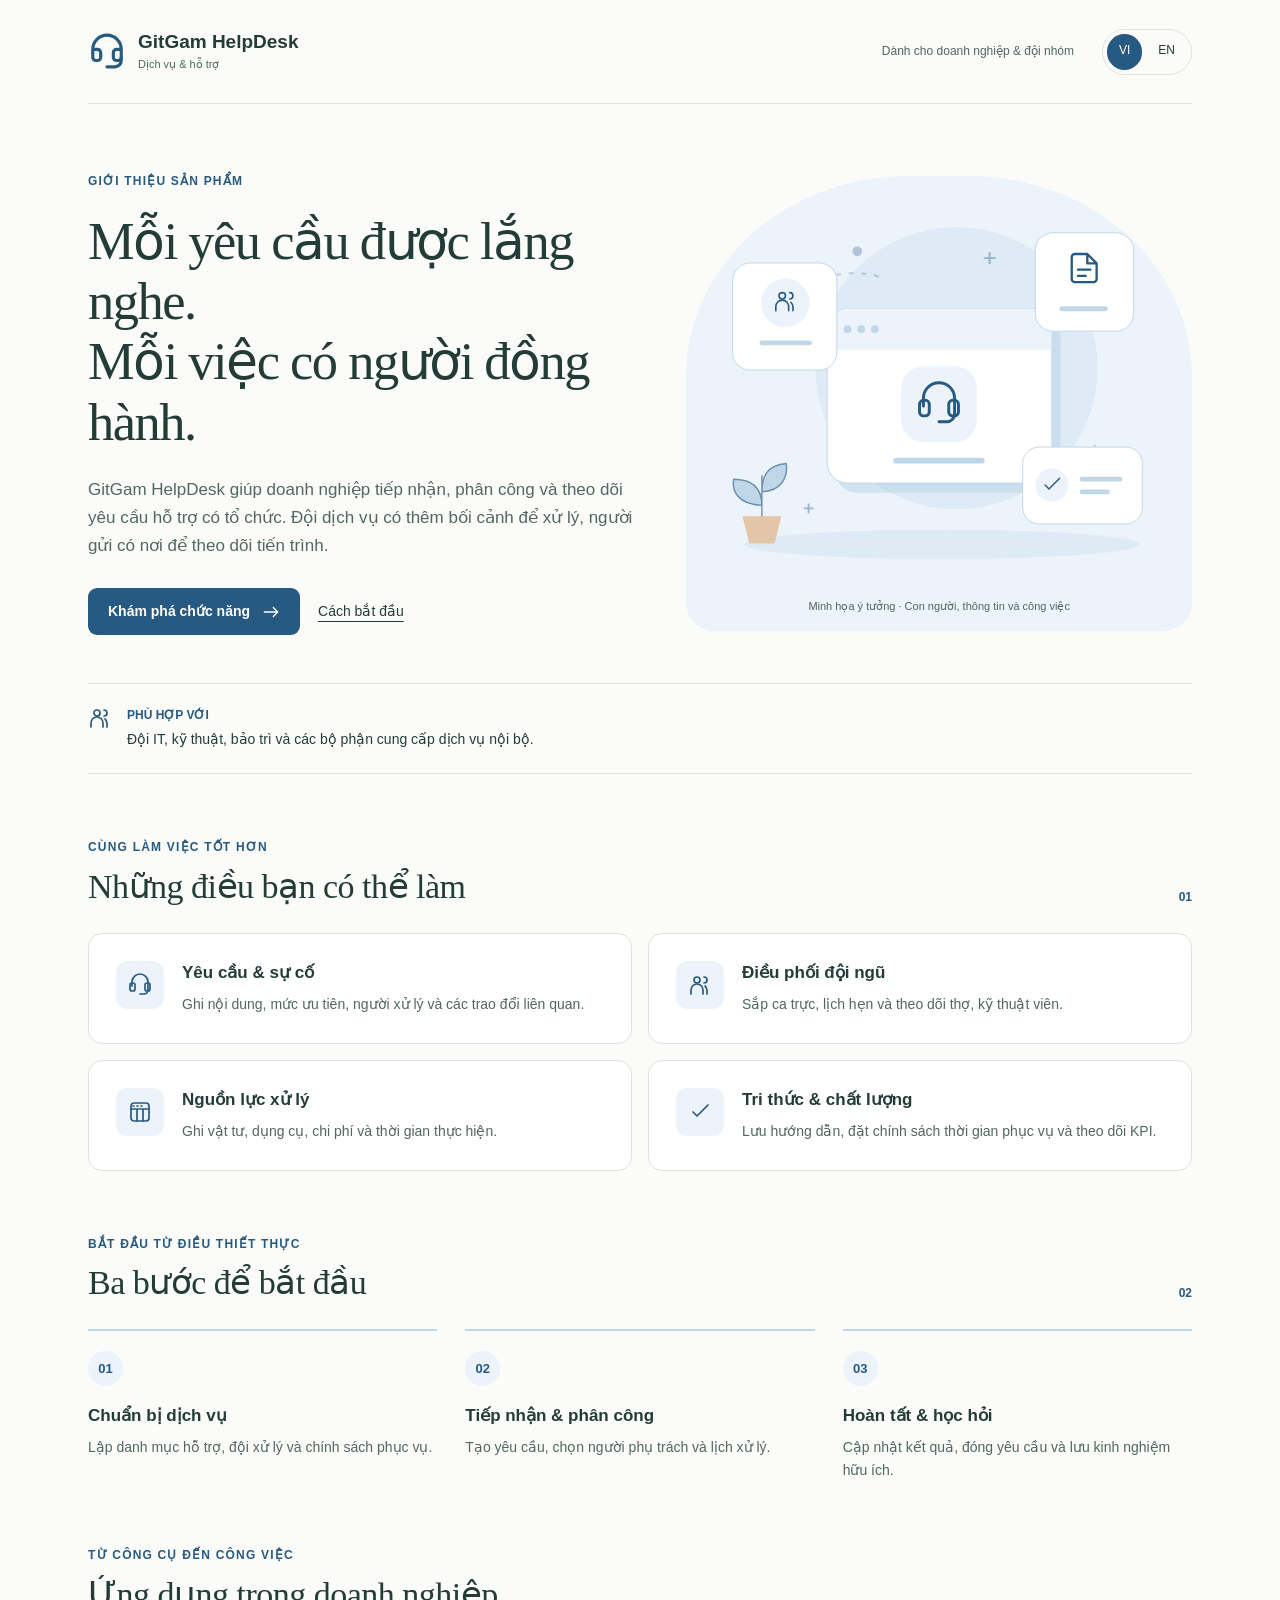
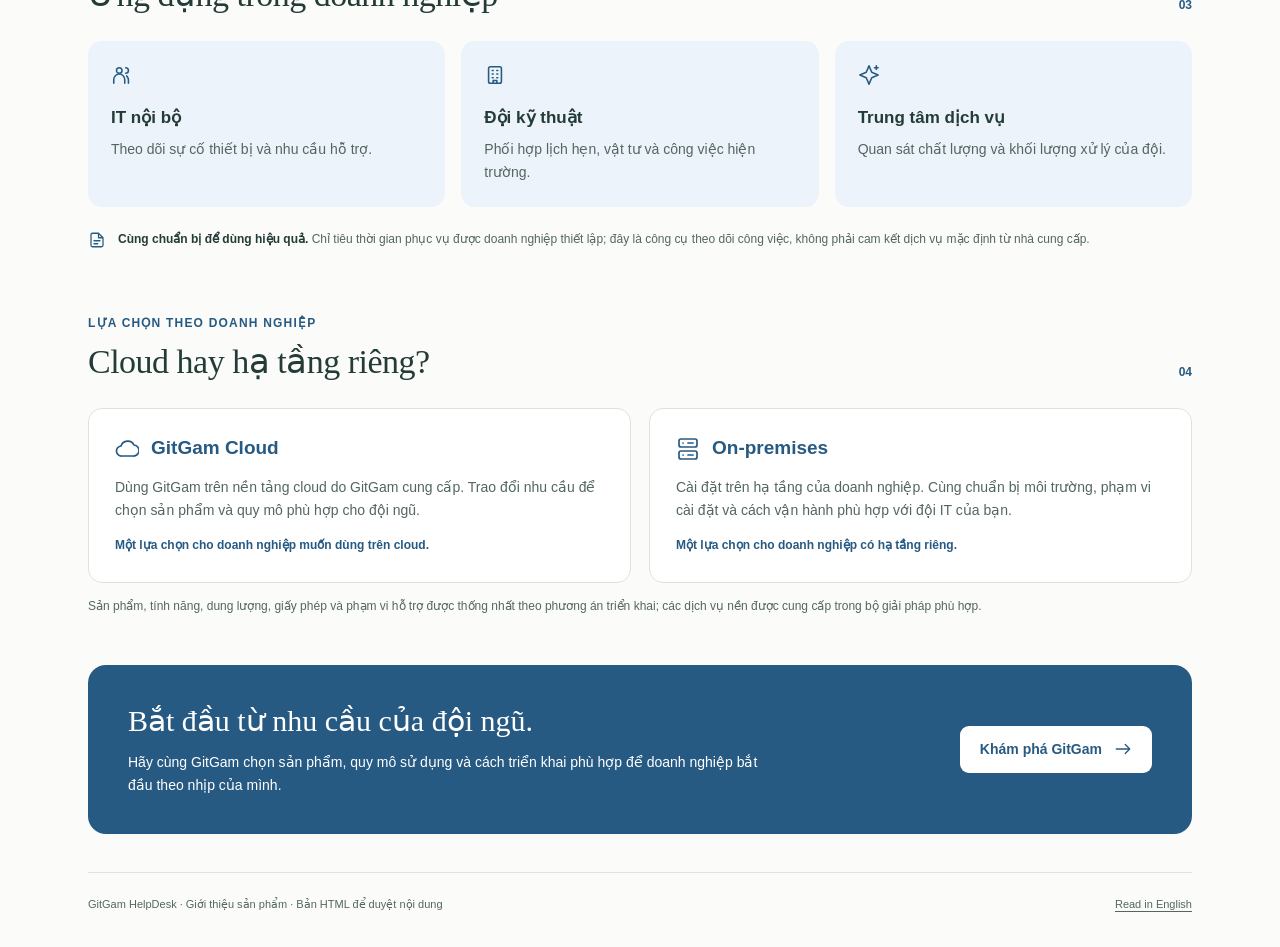
<file: index.html>
<!doctype html>
<html lang="vi">
<head>
    <meta charset="utf-8">
    <meta name="viewport" content="width=device-width, initial-scale=1">
    <meta name="description" content="GitGam HelpDesk giúp doanh nghiệp tiếp nhận, phân công và theo dõi yêu cầu hỗ trợ có tổ chức. Đội dịch vụ có thêm bối cảnh để xử lý, người gửi có nơi để theo dõi tiến trình.">
    <meta name="color-scheme" content="light">
    <title>GitGam HelpDesk — Dịch vụ &amp; hỗ trợ</title>
    <link rel="stylesheet" href="styles.css">
    <link rel="icon" href="assets/product.svg" type="image/svg+xml">
    <link rel="alternate" hreflang="en" href="en.html">
</head>
<body style="--accent: #275a83; --tint: #edf3fa; --soft: #c0d7e9;">
    <a class="skip-link" href="#main">Đến nội dung</a>
    <div class="container">
        <header class="topbar">
            <a class="brand" href="#main">
                <img src="assets/product.svg" alt="" width="38" height="38">
                <span><strong>GitGam HelpDesk</strong><small>Dịch vụ &amp; hỗ trợ</small></span>
            </a>
            <div class="header-right">
                <span class="header-note">Dành cho doanh nghiệp &amp; đội nhóm</span>
                <nav class="languages" aria-label="Ngôn ngữ">
                    <a href="index.html" lang="vi" hreflang="vi" aria-current="page">VI</a>
                    <a href="en.html" lang="en" hreflang="en">EN</a>
                </nav>
            </div>
        </header>
        <main id="main">
            <section class="hero" aria-labelledby="headline">
                <div>
                    <p class="eyebrow">GIỚI THIỆU SẢN PHẨM</p>
                    <h1 id="headline">Mỗi yêu cầu được lắng nghe.<br>Mỗi việc có người đồng hành.</h1>
                    <p class="intro">GitGam HelpDesk giúp doanh nghiệp tiếp nhận, phân công và theo dõi yêu cầu hỗ trợ có tổ chức. Đội dịch vụ có thêm bối cảnh để xử lý, người gửi có nơi để theo dõi tiến trình.</p>
                    <div class="actions">
                        <a class="button button-primary" href="#features">Khám phá chức năng<svg xmlns="http://www.w3.org/2000/svg" viewBox="0 0 24 24" fill="none" stroke="currentColor" stroke-width="1.7" stroke-linecap="round" stroke-linejoin="round" aria-hidden="true" class=""><path d="M3 12h18m-6-6 6 6-6 6"/></svg></a>
                        <a class="text-link" href="#start">Cách bắt đầu</a>
                    </div>
                </div>
                <figure class="hero-art">
                    <img src="assets/illustration.svg" alt="Minh họa kết nối đội ngũ và thông tin cho GitGam HelpDesk" width="520" height="420">
                    <figcaption>Minh họa ý tưởng · Con người, thông tin và công việc</figcaption>
                </figure>
            </section>
            <aside class="audience">
                <svg xmlns="http://www.w3.org/2000/svg" viewBox="0 0 24 24" fill="none" stroke="currentColor" stroke-width="1.7" stroke-linecap="round" stroke-linejoin="round" aria-hidden="true" class=""><circle cx="9" cy="7" r="3"/><path d="M3 21v-4a6 6 0 0 1 12 0v4M16 4a3 3 0 0 1 0 6m3 11v-4a6 6 0 0 0-2-4"/></svg>
                <div><strong>PHÙ HỢP VỚI</strong><p>Đội IT, kỹ thuật, bảo trì và các bộ phận cung cấp dịch vụ nội bộ.</p></div>
            </aside>
            <section class="section" id="features" aria-labelledby="features-title">
                <div class="section-title">
                <div><p class="eyebrow">CÙNG LÀM VIỆC TỐT HƠN</p><h2 id="features-title">Những điều bạn có thể làm</h2></div>
                <span class="section-number" aria-hidden="true">01</span>
            </div>
                <div class="features">
                <article class="feature">
                    <span class="icon-tile"><svg xmlns="http://www.w3.org/2000/svg" viewBox="0 0 24 24" fill="none" stroke="currentColor" stroke-width="1.7" stroke-linecap="round" stroke-linejoin="round" aria-hidden="true" class=""><path d="M4 13V9a8 8 0 0 1 16 0v8a4 4 0 0 1-4 4h-4"/><rect x="2" y="10" width="5" height="8" rx="2"/><rect x="17" y="10" width="5" height="8" rx="2"/></svg></span>
                    <div><h3>Yêu cầu &amp; sự cố</h3><p>Ghi nội dung, mức ưu tiên, người xử lý và các trao đổi liên quan.</p></div>
                </article>
                <article class="feature">
                    <span class="icon-tile"><svg xmlns="http://www.w3.org/2000/svg" viewBox="0 0 24 24" fill="none" stroke="currentColor" stroke-width="1.7" stroke-linecap="round" stroke-linejoin="round" aria-hidden="true" class=""><circle cx="9" cy="7" r="3"/><path d="M3 21v-4a6 6 0 0 1 12 0v4M16 4a3 3 0 0 1 0 6m3 11v-4a6 6 0 0 0-2-4"/></svg></span>
                    <div><h3>Điều phối đội ngũ</h3><p>Sắp ca trực, lịch hẹn và theo dõi thợ, kỹ thuật viên.</p></div>
                </article>
                <article class="feature">
                    <span class="icon-tile"><svg xmlns="http://www.w3.org/2000/svg" viewBox="0 0 24 24" fill="none" stroke="currentColor" stroke-width="1.7" stroke-linecap="round" stroke-linejoin="round" aria-hidden="true" class=""><rect x="3" y="3" width="18" height="18" rx="3"/><path d="M3 9h18M9 9v12m6-12v12M5 6h1m3 0h1m3 0h1"/></svg></span>
                    <div><h3>Nguồn lực xử lý</h3><p>Ghi vật tư, dụng cụ, chi phí và thời gian thực hiện.</p></div>
                </article>
                <article class="feature">
                    <span class="icon-tile"><svg xmlns="http://www.w3.org/2000/svg" viewBox="0 0 24 24" fill="none" stroke="currentColor" stroke-width="1.7" stroke-linecap="round" stroke-linejoin="round" aria-hidden="true" class=""><path d="m5 12 4 4L20 5"/></svg></span>
                    <div><h3>Tri thức &amp; chất lượng</h3><p>Lưu hướng dẫn, đặt chính sách thời gian phục vụ và theo dõi KPI.</p></div>
                </article>
                </div>
            </section>
            <section class="section" id="start" aria-labelledby="start-title">
                <div class="section-title">
                <div><p class="eyebrow">BẮT ĐẦU TỪ ĐIỀU THIẾT THỰC</p><h2 id="start-title">Ba bước để bắt đầu</h2></div>
                <span class="section-number" aria-hidden="true">02</span>
            </div>
                <div class="steps">
                <article class="step">
                    <span class="step-number" aria-hidden="true">01</span>
                    <h3>Chuẩn bị dịch vụ</h3><p>Lập danh mục hỗ trợ, đội xử lý và chính sách phục vụ.</p>
                </article>
                <article class="step">
                    <span class="step-number" aria-hidden="true">02</span>
                    <h3>Tiếp nhận &amp; phân công</h3><p>Tạo yêu cầu, chọn người phụ trách và lịch xử lý.</p>
                </article>
                <article class="step">
                    <span class="step-number" aria-hidden="true">03</span>
                    <h3>Hoàn tất &amp; học hỏi</h3><p>Cập nhật kết quả, đóng yêu cầu và lưu kinh nghiệm hữu ích.</p>
                </article>
                </div>
            </section>
            <section class="section" aria-labelledby="applications-title">
                <div class="section-title">
                <div><p class="eyebrow">TỪ CÔNG CỤ ĐẾN CÔNG VIỆC</p><h2 id="applications-title">Ứng dụng trong doanh nghiệp</h2></div>
                <span class="section-number" aria-hidden="true">03</span>
            </div>
                <div class="applications">
                <article class="application">
                    <svg xmlns="http://www.w3.org/2000/svg" viewBox="0 0 24 24" fill="none" stroke="currentColor" stroke-width="1.7" stroke-linecap="round" stroke-linejoin="round" aria-hidden="true" class=""><circle cx="9" cy="7" r="3"/><path d="M3 21v-4a6 6 0 0 1 12 0v4M16 4a3 3 0 0 1 0 6m3 11v-4a6 6 0 0 0-2-4"/></svg>
                    <h3>IT nội bộ</h3><p>Theo dõi sự cố thiết bị và nhu cầu hỗ trợ.</p>
                </article>
                <article class="application">
                    <svg xmlns="http://www.w3.org/2000/svg" viewBox="0 0 24 24" fill="none" stroke="currentColor" stroke-width="1.7" stroke-linecap="round" stroke-linejoin="round" aria-hidden="true" class=""><rect x="5" y="3" width="14" height="18" rx="2"/><path d="M9 7h1m4 0h1M9 11h1m4 0h1M9 15h1m4 0h1M10 21v-3h4v3"/></svg>
                    <h3>Đội kỹ thuật</h3><p>Phối hợp lịch hẹn, vật tư và công việc hiện trường.</p>
                </article>
                <article class="application">
                    <svg xmlns="http://www.w3.org/2000/svg" viewBox="0 0 24 24" fill="none" stroke="currentColor" stroke-width="1.7" stroke-linecap="round" stroke-linejoin="round" aria-hidden="true" class=""><path d="m12 2 3 7 7 3-7 3-3 7-3-7-7-3 7-3ZM20 2v4m-2-2h4"/></svg>
                    <h3>Trung tâm dịch vụ</h3><p>Quan sát chất lượng và khối lượng xử lý của đội.</p>
                </article>
                </div>
                <aside class="scope"><svg xmlns="http://www.w3.org/2000/svg" viewBox="0 0 24 24" fill="none" stroke="currentColor" stroke-width="1.7" stroke-linecap="round" stroke-linejoin="round" aria-hidden="true" class=""><path d="M14 3H6a2 2 0 0 0-2 2v14a2 2 0 0 0 2 2h12a2 2 0 0 0 2-2V9Zm0 0v6h6M8 13h8m-8 4h5"/></svg><p><strong>Cùng chuẩn bị để dùng hiệu quả.</strong> Chỉ tiêu thời gian phục vụ được doanh nghiệp thiết lập; đây là công cụ theo dõi công việc, không phải cam kết dịch vụ mặc định từ nhà cung cấp.</p></aside>
            </section>
            <section class="section" aria-labelledby="deploy-title">
                <div class="section-title">
                <div><p class="eyebrow">LỰA CHỌN THEO DOANH NGHIỆP</p><h2 id="deploy-title">Cloud hay hạ tầng riêng?</h2></div>
                <span class="section-number" aria-hidden="true">04</span>
            </div>
                <div class="deployments">
                    <article class="deployment">
                        <div class="deployment-header"><svg xmlns="http://www.w3.org/2000/svg" viewBox="0 0 24 24" fill="none" stroke="currentColor" stroke-width="1.7" stroke-linecap="round" stroke-linejoin="round" aria-hidden="true" class=""><path d="M7 19a5 5 0 0 1-1-10 7 7 0 0 1 13-1 5.5 5.5 0 0 1-1 11Z"/></svg><h3>GitGam Cloud</h3></div>
                        <p>Dùng GitGam trên nền tảng cloud do GitGam cung cấp. Trao đổi nhu cầu để chọn sản phẩm và quy mô phù hợp cho đội ngũ.</p><small>Một lựa chọn cho doanh nghiệp muốn dùng trên cloud.</small>
                    </article>
                    <article class="deployment">
                        <div class="deployment-header"><svg xmlns="http://www.w3.org/2000/svg" viewBox="0 0 24 24" fill="none" stroke="currentColor" stroke-width="1.7" stroke-linecap="round" stroke-linejoin="round" aria-hidden="true" class=""><rect x="3" y="2" width="18" height="8" rx="2"/><rect x="3" y="14" width="18" height="8" rx="2"/><path d="M7 6h.1M7 18h.1M12 6h5m-5 12h5"/></svg><h3>On-premises</h3></div>
                        <p>Cài đặt trên hạ tầng của doanh nghiệp. Cùng chuẩn bị môi trường, phạm vi cài đặt và cách vận hành phù hợp với đội IT của bạn.</p><small>Một lựa chọn cho doanh nghiệp có hạ tầng riêng.</small>
                    </article>
                </div>
                <p class="deploy-note">Sản phẩm, tính năng, dung lượng, giấy phép và phạm vi hỗ trợ được thống nhất theo phương án triển khai; các dịch vụ nền được cung cấp trong bộ giải pháp phù hợp.</p>
            </section>
            <section class="invitation" aria-labelledby="invite-title">
                <div><h2 id="invite-title">Bắt đầu từ nhu cầu của đội ngũ.</h2><p>Hãy cùng GitGam chọn sản phẩm, quy mô sử dụng và cách triển khai phù hợp để doanh nghiệp bắt đầu theo nhịp của mình.</p></div>
                <a class="button button-light" href="https://gitgam.com" target="_blank" rel="noopener noreferrer">Khám phá GitGam<svg xmlns="http://www.w3.org/2000/svg" viewBox="0 0 24 24" fill="none" stroke="currentColor" stroke-width="1.7" stroke-linecap="round" stroke-linejoin="round" aria-hidden="true" class=""><path d="M3 12h18m-6-6 6 6-6 6"/></svg></a>
            </section>
        </main>
        <footer class="footer">
            <span>GitGam HelpDesk · Giới thiệu sản phẩm · Bản HTML để duyệt nội dung</span>
            <a href="en.html" hreflang="en" lang="en">Read in English</a>
        </footer>
    </div>
</body>
</html>
</file>
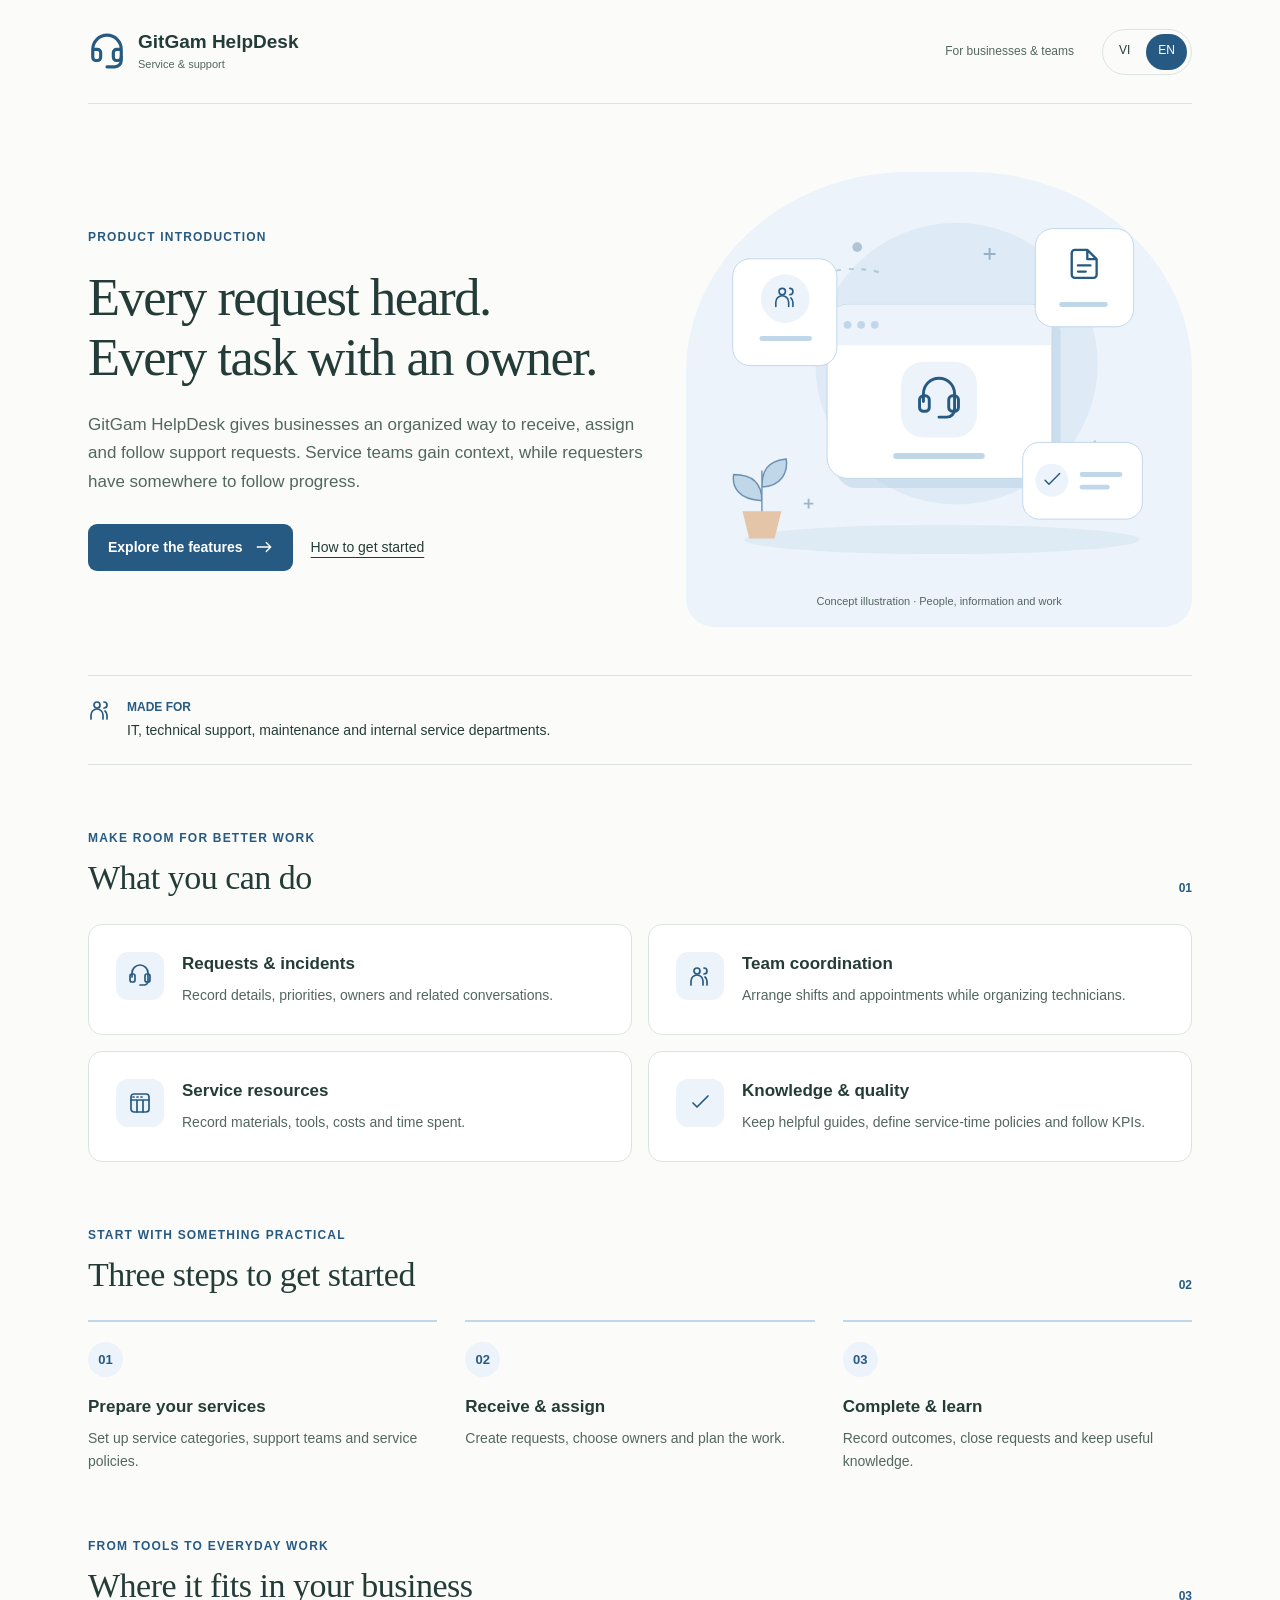
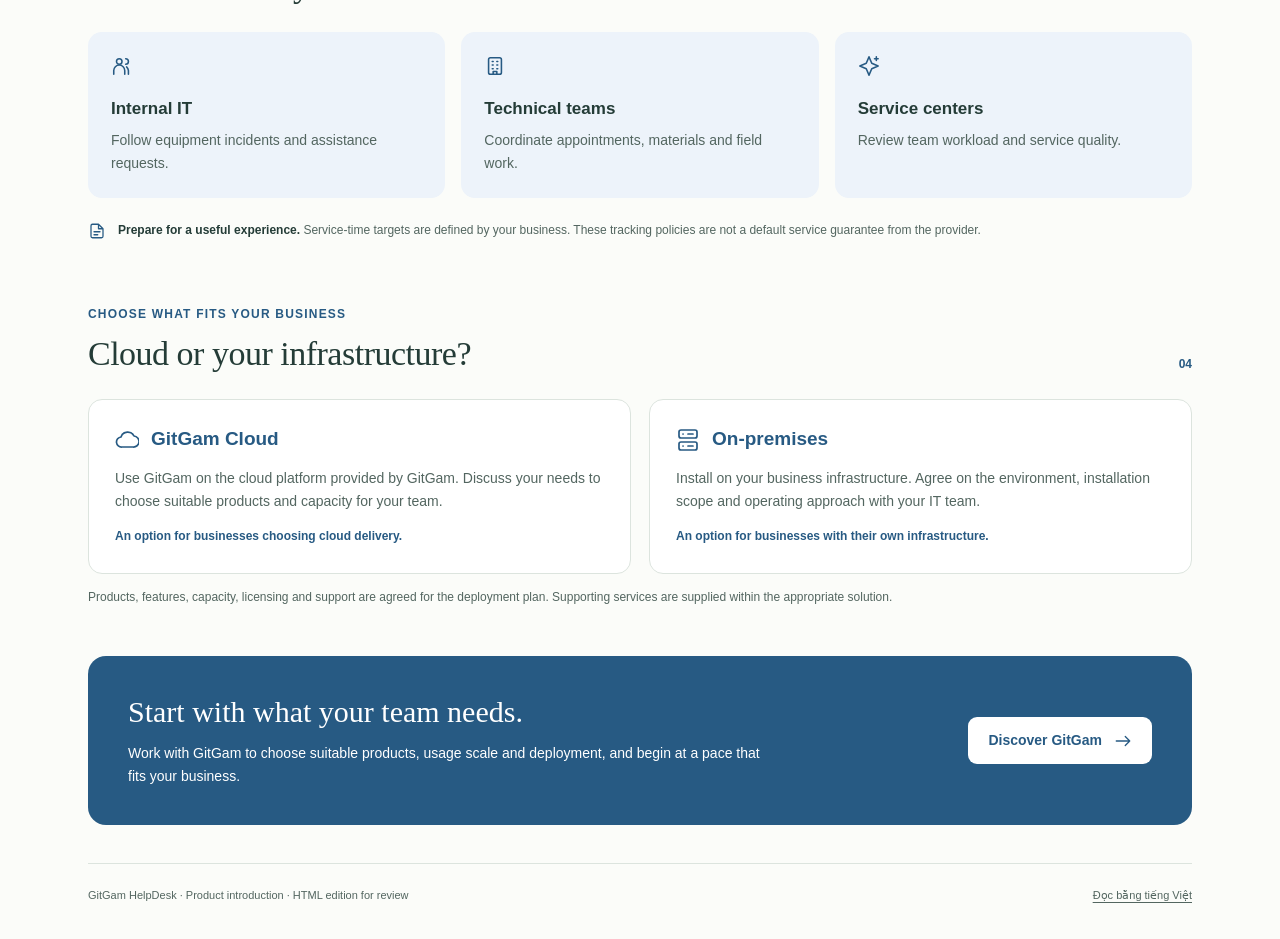
<file: en.html>
<!doctype html>
<html lang="en">
<head>
    <meta charset="utf-8">
    <meta name="viewport" content="width=device-width, initial-scale=1">
    <meta name="description" content="GitGam HelpDesk gives businesses an organized way to receive, assign and follow support requests. Service teams gain context, while requesters have somewhere to follow progress.">
    <meta name="color-scheme" content="light">
    <title>GitGam HelpDesk — Service &amp; support</title>
    <link rel="stylesheet" href="styles.css">
    <link rel="icon" href="assets/product.svg" type="image/svg+xml">
    <link rel="alternate" hreflang="vi" href="index.html">
</head>
<body style="--accent: #275a83; --tint: #edf3fa; --soft: #c0d7e9;">
    <a class="skip-link" href="#main">Skip to content</a>
    <div class="container">
        <header class="topbar">
            <a class="brand" href="#main">
                <img src="assets/product.svg" alt="" width="38" height="38">
                <span><strong>GitGam HelpDesk</strong><small>Service &amp; support</small></span>
            </a>
            <div class="header-right">
                <span class="header-note">For businesses &amp; teams</span>
                <nav class="languages" aria-label="Language">
                    <a href="index.html" lang="vi" hreflang="vi">VI</a>
                    <a href="en.html" lang="en" hreflang="en" aria-current="page">EN</a>
                </nav>
            </div>
        </header>
        <main id="main">
            <section class="hero" aria-labelledby="headline">
                <div>
                    <p class="eyebrow">PRODUCT INTRODUCTION</p>
                    <h1 id="headline">Every request heard.<br>Every task with an owner.</h1>
                    <p class="intro">GitGam HelpDesk gives businesses an organized way to receive, assign and follow support requests. Service teams gain context, while requesters have somewhere to follow progress.</p>
                    <div class="actions">
                        <a class="button button-primary" href="#features">Explore the features<svg xmlns="http://www.w3.org/2000/svg" viewBox="0 0 24 24" fill="none" stroke="currentColor" stroke-width="1.7" stroke-linecap="round" stroke-linejoin="round" aria-hidden="true" class=""><path d="M3 12h18m-6-6 6 6-6 6"/></svg></a>
                        <a class="text-link" href="#start">How to get started</a>
                    </div>
                </div>
                <figure class="hero-art">
                    <img src="assets/illustration.svg" alt="An illustration of connected teams and information for GitGam HelpDesk" width="520" height="420">
                    <figcaption>Concept illustration · People, information and work</figcaption>
                </figure>
            </section>
            <aside class="audience">
                <svg xmlns="http://www.w3.org/2000/svg" viewBox="0 0 24 24" fill="none" stroke="currentColor" stroke-width="1.7" stroke-linecap="round" stroke-linejoin="round" aria-hidden="true" class=""><circle cx="9" cy="7" r="3"/><path d="M3 21v-4a6 6 0 0 1 12 0v4M16 4a3 3 0 0 1 0 6m3 11v-4a6 6 0 0 0-2-4"/></svg>
                <div><strong>MADE FOR</strong><p>IT, technical support, maintenance and internal service departments.</p></div>
            </aside>
            <section class="section" id="features" aria-labelledby="features-title">
                <div class="section-title">
                <div><p class="eyebrow">MAKE ROOM FOR BETTER WORK</p><h2 id="features-title">What you can do</h2></div>
                <span class="section-number" aria-hidden="true">01</span>
            </div>
                <div class="features">
                <article class="feature">
                    <span class="icon-tile"><svg xmlns="http://www.w3.org/2000/svg" viewBox="0 0 24 24" fill="none" stroke="currentColor" stroke-width="1.7" stroke-linecap="round" stroke-linejoin="round" aria-hidden="true" class=""><path d="M4 13V9a8 8 0 0 1 16 0v8a4 4 0 0 1-4 4h-4"/><rect x="2" y="10" width="5" height="8" rx="2"/><rect x="17" y="10" width="5" height="8" rx="2"/></svg></span>
                    <div><h3>Requests &amp; incidents</h3><p>Record details, priorities, owners and related conversations.</p></div>
                </article>
                <article class="feature">
                    <span class="icon-tile"><svg xmlns="http://www.w3.org/2000/svg" viewBox="0 0 24 24" fill="none" stroke="currentColor" stroke-width="1.7" stroke-linecap="round" stroke-linejoin="round" aria-hidden="true" class=""><circle cx="9" cy="7" r="3"/><path d="M3 21v-4a6 6 0 0 1 12 0v4M16 4a3 3 0 0 1 0 6m3 11v-4a6 6 0 0 0-2-4"/></svg></span>
                    <div><h3>Team coordination</h3><p>Arrange shifts and appointments while organizing technicians.</p></div>
                </article>
                <article class="feature">
                    <span class="icon-tile"><svg xmlns="http://www.w3.org/2000/svg" viewBox="0 0 24 24" fill="none" stroke="currentColor" stroke-width="1.7" stroke-linecap="round" stroke-linejoin="round" aria-hidden="true" class=""><rect x="3" y="3" width="18" height="18" rx="3"/><path d="M3 9h18M9 9v12m6-12v12M5 6h1m3 0h1m3 0h1"/></svg></span>
                    <div><h3>Service resources</h3><p>Record materials, tools, costs and time spent.</p></div>
                </article>
                <article class="feature">
                    <span class="icon-tile"><svg xmlns="http://www.w3.org/2000/svg" viewBox="0 0 24 24" fill="none" stroke="currentColor" stroke-width="1.7" stroke-linecap="round" stroke-linejoin="round" aria-hidden="true" class=""><path d="m5 12 4 4L20 5"/></svg></span>
                    <div><h3>Knowledge &amp; quality</h3><p>Keep helpful guides, define service-time policies and follow KPIs.</p></div>
                </article>
                </div>
            </section>
            <section class="section" id="start" aria-labelledby="start-title">
                <div class="section-title">
                <div><p class="eyebrow">START WITH SOMETHING PRACTICAL</p><h2 id="start-title">Three steps to get started</h2></div>
                <span class="section-number" aria-hidden="true">02</span>
            </div>
                <div class="steps">
                <article class="step">
                    <span class="step-number" aria-hidden="true">01</span>
                    <h3>Prepare your services</h3><p>Set up service categories, support teams and service policies.</p>
                </article>
                <article class="step">
                    <span class="step-number" aria-hidden="true">02</span>
                    <h3>Receive &amp; assign</h3><p>Create requests, choose owners and plan the work.</p>
                </article>
                <article class="step">
                    <span class="step-number" aria-hidden="true">03</span>
                    <h3>Complete &amp; learn</h3><p>Record outcomes, close requests and keep useful knowledge.</p>
                </article>
                </div>
            </section>
            <section class="section" aria-labelledby="applications-title">
                <div class="section-title">
                <div><p class="eyebrow">FROM TOOLS TO EVERYDAY WORK</p><h2 id="applications-title">Where it fits in your business</h2></div>
                <span class="section-number" aria-hidden="true">03</span>
            </div>
                <div class="applications">
                <article class="application">
                    <svg xmlns="http://www.w3.org/2000/svg" viewBox="0 0 24 24" fill="none" stroke="currentColor" stroke-width="1.7" stroke-linecap="round" stroke-linejoin="round" aria-hidden="true" class=""><circle cx="9" cy="7" r="3"/><path d="M3 21v-4a6 6 0 0 1 12 0v4M16 4a3 3 0 0 1 0 6m3 11v-4a6 6 0 0 0-2-4"/></svg>
                    <h3>Internal IT</h3><p>Follow equipment incidents and assistance requests.</p>
                </article>
                <article class="application">
                    <svg xmlns="http://www.w3.org/2000/svg" viewBox="0 0 24 24" fill="none" stroke="currentColor" stroke-width="1.7" stroke-linecap="round" stroke-linejoin="round" aria-hidden="true" class=""><rect x="5" y="3" width="14" height="18" rx="2"/><path d="M9 7h1m4 0h1M9 11h1m4 0h1M9 15h1m4 0h1M10 21v-3h4v3"/></svg>
                    <h3>Technical teams</h3><p>Coordinate appointments, materials and field work.</p>
                </article>
                <article class="application">
                    <svg xmlns="http://www.w3.org/2000/svg" viewBox="0 0 24 24" fill="none" stroke="currentColor" stroke-width="1.7" stroke-linecap="round" stroke-linejoin="round" aria-hidden="true" class=""><path d="m12 2 3 7 7 3-7 3-3 7-3-7-7-3 7-3ZM20 2v4m-2-2h4"/></svg>
                    <h3>Service centers</h3><p>Review team workload and service quality.</p>
                </article>
                </div>
                <aside class="scope"><svg xmlns="http://www.w3.org/2000/svg" viewBox="0 0 24 24" fill="none" stroke="currentColor" stroke-width="1.7" stroke-linecap="round" stroke-linejoin="round" aria-hidden="true" class=""><path d="M14 3H6a2 2 0 0 0-2 2v14a2 2 0 0 0 2 2h12a2 2 0 0 0 2-2V9Zm0 0v6h6M8 13h8m-8 4h5"/></svg><p><strong>Prepare for a useful experience.</strong> Service-time targets are defined by your business. These tracking policies are not a default service guarantee from the provider.</p></aside>
            </section>
            <section class="section" aria-labelledby="deploy-title">
                <div class="section-title">
                <div><p class="eyebrow">CHOOSE WHAT FITS YOUR BUSINESS</p><h2 id="deploy-title">Cloud or your infrastructure?</h2></div>
                <span class="section-number" aria-hidden="true">04</span>
            </div>
                <div class="deployments">
                    <article class="deployment">
                        <div class="deployment-header"><svg xmlns="http://www.w3.org/2000/svg" viewBox="0 0 24 24" fill="none" stroke="currentColor" stroke-width="1.7" stroke-linecap="round" stroke-linejoin="round" aria-hidden="true" class=""><path d="M7 19a5 5 0 0 1-1-10 7 7 0 0 1 13-1 5.5 5.5 0 0 1-1 11Z"/></svg><h3>GitGam Cloud</h3></div>
                        <p>Use GitGam on the cloud platform provided by GitGam. Discuss your needs to choose suitable products and capacity for your team.</p><small>An option for businesses choosing cloud delivery.</small>
                    </article>
                    <article class="deployment">
                        <div class="deployment-header"><svg xmlns="http://www.w3.org/2000/svg" viewBox="0 0 24 24" fill="none" stroke="currentColor" stroke-width="1.7" stroke-linecap="round" stroke-linejoin="round" aria-hidden="true" class=""><rect x="3" y="2" width="18" height="8" rx="2"/><rect x="3" y="14" width="18" height="8" rx="2"/><path d="M7 6h.1M7 18h.1M12 6h5m-5 12h5"/></svg><h3>On-premises</h3></div>
                        <p>Install on your business infrastructure. Agree on the environment, installation scope and operating approach with your IT team.</p><small>An option for businesses with their own infrastructure.</small>
                    </article>
                </div>
                <p class="deploy-note">Products, features, capacity, licensing and support are agreed for the deployment plan. Supporting services are supplied within the appropriate solution.</p>
            </section>
            <section class="invitation" aria-labelledby="invite-title">
                <div><h2 id="invite-title">Start with what your team needs.</h2><p>Work with GitGam to choose suitable products, usage scale and deployment, and begin at a pace that fits your business.</p></div>
                <a class="button button-light" href="https://gitgam.com" target="_blank" rel="noopener noreferrer">Discover GitGam<svg xmlns="http://www.w3.org/2000/svg" viewBox="0 0 24 24" fill="none" stroke="currentColor" stroke-width="1.7" stroke-linecap="round" stroke-linejoin="round" aria-hidden="true" class=""><path d="M3 12h18m-6-6 6 6-6 6"/></svg></a>
            </section>
        </main>
        <footer class="footer">
            <span>GitGam HelpDesk · Product introduction · HTML edition for review</span>
            <a href="index.html" hreflang="vi" lang="vi">Đọc bằng tiếng Việt</a>
        </footer>
    </div>
</body>
</html>
</file>
<file: styles.css>
/* Standalone brochure: local assets, no application runtime. */
:root {
    --ink: #243c37;
    --muted: #536660;
    --paper: #fbfcf9;
    --line: #dce4de;
}
* { box-sizing: border-box; }
html { scroll-behavior: smooth; scroll-padding-top: 28px; }
body {
    margin: 0;
    color: var(--ink);
    background: var(--paper);
    font-family: -apple-system, BlinkMacSystemFont, "Segoe UI", Arial, sans-serif;
    font-size: 16px;
    line-height: 1.65;
    -webkit-font-smoothing: antialiased;
}
a { color: inherit; }
a:focus-visible {
    outline: 3px solid var(--accent);
    outline-offset: 5px;
    border-radius: 4px;
}
p, h1, h2, h3, figure { margin: 0; }
img { display: block; max-width: 100%; }
svg { width: 24px; height: 24px; flex-shrink: 0; }
.container { max-width: 1184px; padding: 0 40px; margin: 0 auto; }
.skip-link { position: absolute; top: -100px; left: 16px; padding: 12px; background: white; }
.skip-link:focus { top: 12px; z-index: 10; }
.topbar {
    display: flex;
    align-items: center;
    justify-content: space-between;
    gap: 24px;
    min-height: 104px;
    border-bottom: 1px solid var(--line);
}
.brand { display: flex; gap: 12px; align-items: center; text-decoration: none; }
.brand img { width: 38px; height: 38px; color: var(--accent); }
.brand strong { display: block; font-size: 19px; line-height: 1.3; }
.brand small { display: block; font-size: 11px; color: var(--muted); }
.header-right { display: flex; gap: 28px; align-items: center; }
.header-note { color: var(--muted); font-size: 12px; }
.languages { display: flex; gap: 4px; padding: 4px; border: 1px solid var(--line); border-radius: 30px; }
.languages a { text-decoration: none; padding: 7px 12px; font-size: 12px; border-radius: 30px; min-height: 36px; }
.languages a[aria-current="page"] { background: var(--accent); color: white; }
.hero { display: grid; grid-template-columns: 1.12fr 1fr; align-items: center; gap: 32px; padding: 68px 0 48px; }
.eyebrow { color: var(--accent); font-size: 12px; font-weight: 700; text-transform: uppercase; letter-spacing: 1.2px; }
h1, h2 { font-family: Georgia, "Times New Roman", serif; font-weight: 400; }
h1 { font-size: clamp(38px, 4.1vw, 55px); line-height: 1.15; letter-spacing: -1.5px; margin: 19px 0 24px; }
.intro { max-width: 580px; font-size: 17px; color: var(--muted); }
.actions { display: flex; align-items: center; flex-wrap: wrap; gap: 18px; margin-top: 28px; }
.button { display: inline-flex; gap: 12px; align-items: center; padding: 12px 20px; border-radius: 9px; text-decoration: none; font-weight: 600; font-size: 14px; }
.button svg { width: 18px; height: 18px; }
.button-primary { color: white; background: var(--accent); }
.button-light { color: var(--accent); background: white; }
.text-link { font-size: 14px; text-underline-offset: 5px; }
.hero-art { background: var(--tint); border-radius: 44% 44% 28px 28px; padding: 12px 0 16px; }
.hero-art img { width: 100%; height: auto; }
.hero-art figcaption { color: var(--muted); text-align: center; font-size: 11px; padding: 0 24px; }
.audience { display: flex; gap: 15px; align-items: flex-start; border-top: 1px solid var(--line); border-bottom: 1px solid var(--line); padding: 22px 0; font-size: 14px; }
.audience svg { color: var(--accent); }
.audience strong { display: block; color: var(--accent); font-size: 12px; margin-bottom: 2px; }
.section { padding-top: 64px; }
.section-title { display: flex; gap: 24px; justify-content: space-between; align-items: flex-end; margin-bottom: 25px; }
.section-title h2 { font-size: 34px; line-height: 1.2; margin-top: 9px; letter-spacing: -.5px; }
.section-number { color: var(--accent); font-size: 12px; font-weight: 600; }
.features { display: grid; grid-template-columns: repeat(2, minmax(0, 1fr)); gap: 16px; }
.feature { display: flex; align-items: flex-start; gap: 18px; padding: 27px; background: white; border: 1px solid var(--line); border-radius: 14px; }
.icon-tile { display: flex; padding: 12px; border-radius: 12px; background: var(--tint); color: var(--accent); }
h3 { font-size: 17px; line-height: 1.4; font-weight: 650; margin-bottom: 8px; }
.feature p, .step p, .application p, .deployment p { font-size: 14px; color: var(--muted); }
.steps { display: grid; grid-template-columns: repeat(3, minmax(0, 1fr)); gap: 28px; }
.step { border-top: 2px solid var(--soft); padding-top: 20px; }
.step-number { display: inline-flex; justify-content: center; align-items: center; width: 35px; height: 35px; background: var(--tint); color: var(--accent); font-size: 13px; font-weight: 700; border-radius: 50%; margin-bottom: 18px; }
.applications { display: grid; grid-template-columns: repeat(3, minmax(0, 1fr)); gap: 16px; }
.application { padding: 23px; background: var(--tint); border-radius: 14px; }
.application svg { color: var(--accent); width: 22px; height: 22px; margin-bottom: 12px; }
.scope { margin-top: 22px; display: flex; align-items: flex-start; gap: 12px; font-size: 12px; color: var(--muted); line-height: 1.7; }
.scope svg { width: 18px; height: 18px; color: var(--accent); margin-top: 2px; }
.scope strong { color: var(--ink); }
.deployments { display: grid; grid-template-columns: repeat(2, minmax(0, 1fr)); gap: 18px; }
.deployment { border: 1px solid var(--line); border-radius: 14px; padding: 26px; background: white; }
.deployment-header { display: flex; align-items: center; gap: 12px; color: var(--accent); margin-bottom: 14px; }
.deployment h3 { margin: 0; font-size: 19px; }
.deployment small { color: var(--accent); font-weight: 600; font-size: 12px; display: block; margin-top: 14px; }
.deploy-note { color: var(--muted); font-size: 12px; margin-top: 14px; }
.invitation { background: var(--accent); color: white; padding: 37px 40px; margin: 48px 0 38px; border-radius: 18px; display: flex; align-items: center; justify-content: space-between; gap: 32px; }
.invitation h2 { font-size: 30px; line-height: 1.25; margin-bottom: 12px; }
.invitation p { font-size: 14px; max-width: 650px; color: #fff; }
.invitation .button { flex-shrink: 0; }
.footer { display: flex; flex-wrap: wrap; gap: 14px; align-items: center; justify-content: space-between; border-top: 1px solid var(--line); padding: 22px 0 34px; font-size: 11px; color: var(--muted); }
.footer a { text-underline-offset: 3px; }
@media (max-width: 900px) {
    .container { padding: 0 28px; }
    .header-note { display: none; }
    .hero { gap: 20px; padding-top: 46px; }
    h1 { font-size: 41px; }
    .feature { padding: 20px; gap: 12px; }
    .icon-tile { padding: 8px; }
    .invitation { align-items: flex-start; flex-direction: column; gap: 22px; }
}
@media (max-width: 620px) {
    .container { padding: 0 22px; }
    .topbar { min-height: 88px; gap: 12px; }
    .brand { gap: 8px; }
    .brand img { width: 30px; height: 30px; }
    .brand strong { font-size: 15px; }
    .brand small { font-size: 10px; }
    .languages a { padding: 7px 10px; }
    .hero { grid-template-columns: minmax(0, 1fr); padding: 38px 0 30px; gap: 32px; }
    h1 { font-size: 40px; letter-spacing: -1px; }
    .intro { font-size: 16px; }
    .hero-art { max-width: 440px; width: 100%; justify-self: center; }
    .features, .steps, .applications, .deployments { grid-template-columns: minmax(0, 1fr); }
    .steps { gap: 22px; }
    .step { display: grid; grid-template-columns: 35px minmax(0, 1fr); column-gap: 16px; }
    .step-number { grid-row: span 2; margin: 0; }
    .section { padding-top: 42px; }
    .section-title h2 { font-size: 30px; }
    .feature { padding: 22px; }
    .application { padding: 22px; }
    .invitation { padding: 28px; margin-top: 32px; }
    .invitation h2 { font-size: 29px; }
    .eyebrow { font-size: 11px; }
}
@media (prefers-reduced-motion: reduce) {
    html { scroll-behavior: auto; }
}
</file>
